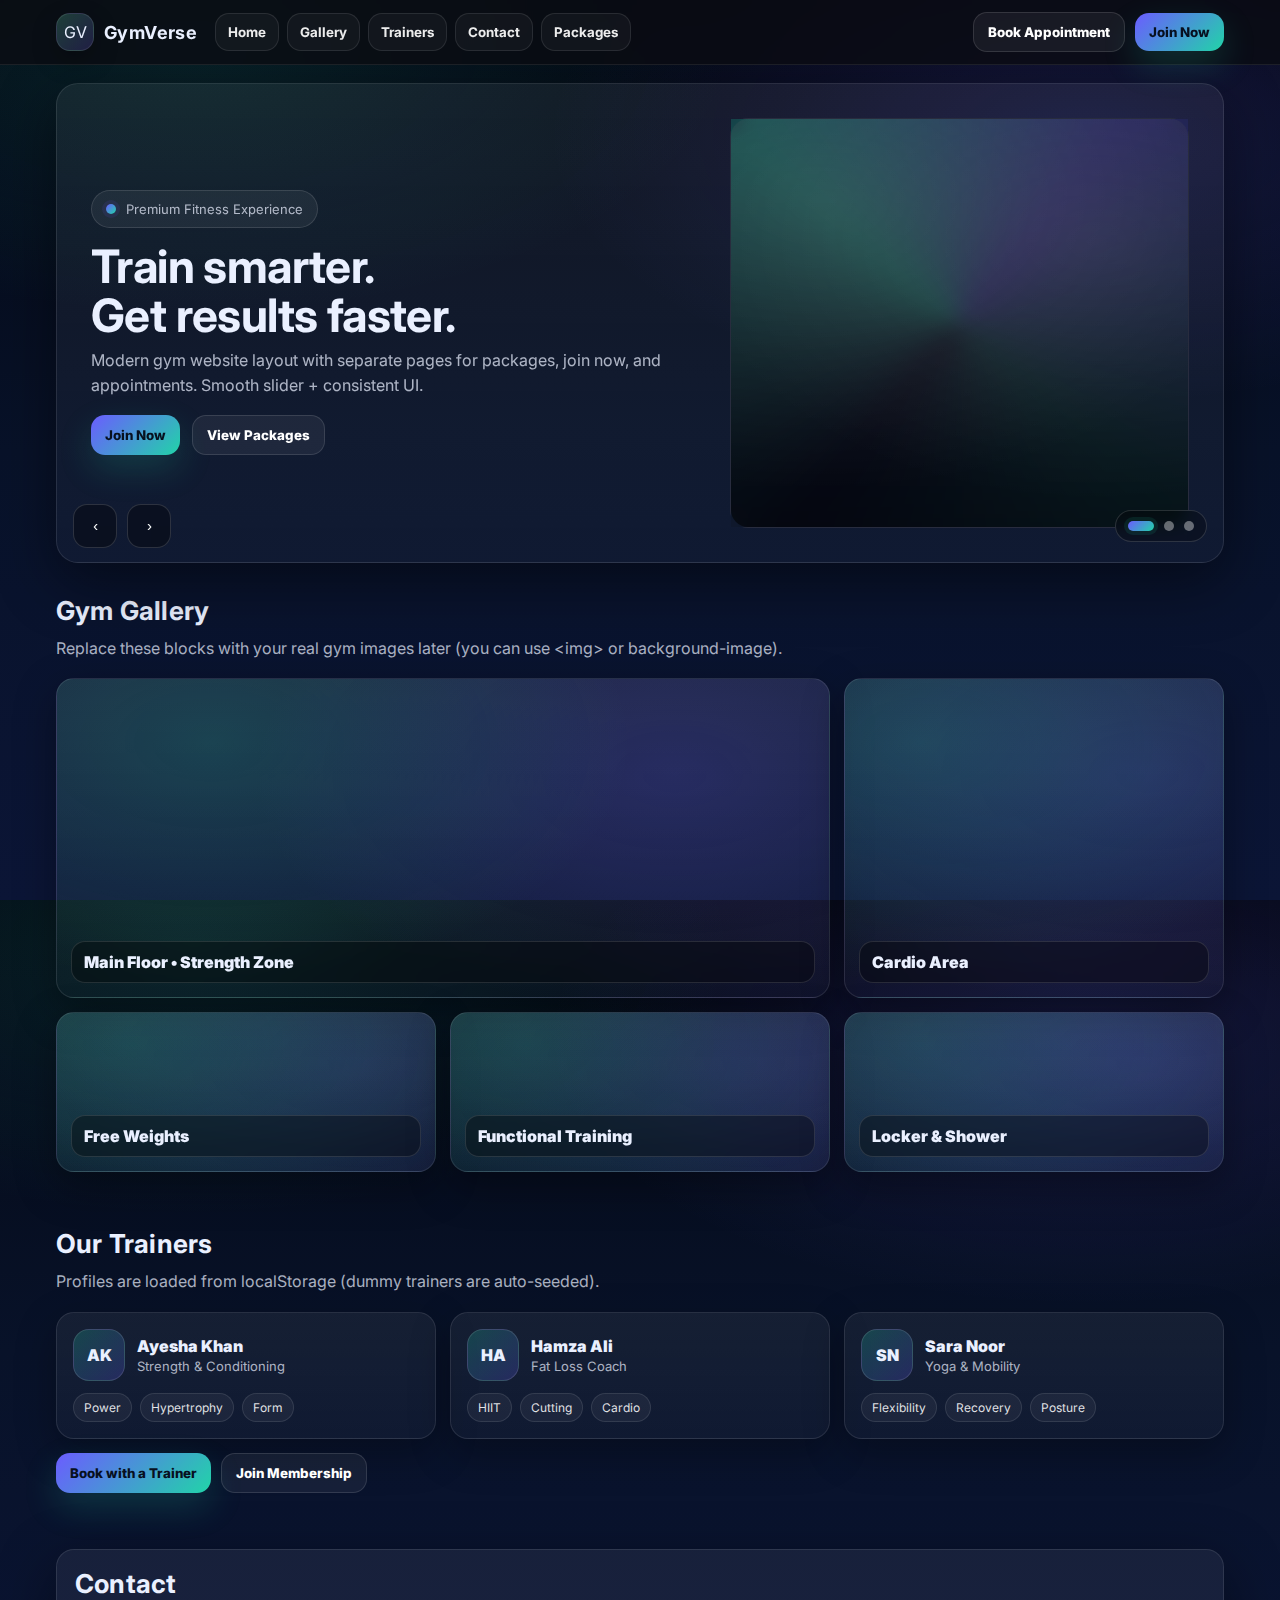
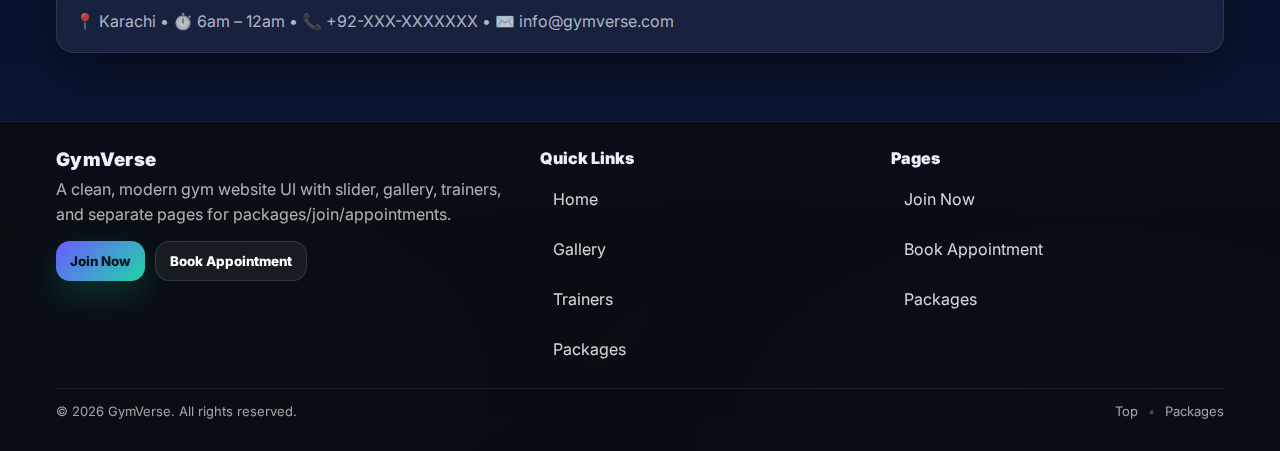
<file: index.html>
<!doctype html>
<html lang="en">
<head>
  <meta charset="UTF-8" />
  <meta name="viewport" content="width=device-width, initial-scale=1.0" />
  <title>GymVerse — Home</title>

  <link rel="preconnect" href="https://fonts.googleapis.com">
  <link rel="preconnect" href="https://fonts.gstatic.com" crossorigin>
  <link href="https://fonts.googleapis.com/css2?family=Inter:wght@400;600;700;800;900&display=swap" rel="stylesheet">


<link rel="stylesheet" href="css/home.css">

</head>
<body>

  <!-- Navbar -->
  <header class="gv-nav">
    <div class="gv-container">
      <div class="gv-nav-inner">
        <div class="gv-brand" onclick="goTo('index.html')">
          <div class="gv-logo">GV</div>
          <b>GymVerse</b>
        </div>

        <div class="gv-links">
          <button class="gv-link" onclick="goTo('#home')">Home</button>
          <button class="gv-link" onclick="goTo('#gallery')">Gallery</button>
          <button class="gv-link" onclick="goTo('#trainers')">Trainers</button>
          <button class="gv-link" onclick="goTo('#contact')">Contact</button>
          <button class="gv-link" onclick="goTo('packages.html')">Packages</button>
        </div>

        <div class="gv-actions">
          <button class="gv-btn" onclick="goTo('appointment.html')">Book Appointment</button>
          <button class="gv-btn gv-btn-primary" onclick="goTo('joinnow.html')">Join Now</button>
        </div>

        <button class="gv-btn gv-menu" id="gvMenuBtn">☰</button>
      </div>
    </div>

    <!-- Mobile dropdown -->
    <div class="gv-mobile" id="gvMobileMenu">
      <a href="#" onclick="goTo('#home');return false;">Home</a>
      <a href="#" onclick="goTo('#gallery');return false;">Gallery</a>
      <a href="#" onclick="goTo('#trainers');return false;">Trainers</a>
      <a href="#" onclick="goTo('#contact');return false;">Contact</a>
      <a href="packages.html">Packages</a>
      <a href="appointment.html">Book Appointment</a>
      <a class="primary" href="joinnow.html">Join Now</a>
    </div>
  </header>

  <!-- Hero / Slider -->
  <main id="home" class="gv-hero">
    <div class="gv-container">
      <div class="gv-slider" id="gvSlider">
        <div class="gv-track" id="gvTrack">

          <section class="gv-slide">
            <div class="gv-left">
              <div class="gv-badge"><span class="p"></span> Premium Fitness Experience</div>
              <h1 class="gv-hero-title">Train smarter.<br/>Get results faster.</h1>
              <p class="gv-hero-desc">
                Modern gym website layout with separate pages for packages, join now, and appointments.
                Smooth slider + consistent UI.
              </p>
              <div class="gv-hero-actions">
                <button class="gv-btn gv-btn-primary" onclick="goTo('joinnow.html')">Join Now</button>
                <button class="gv-btn" onclick="goTo('packages.html')">View Packages</button>
              </div>
            </div>
            <div class="gv-visual" aria-hidden="true"></div>
          </section>

          <section class="gv-slide">
            <div class="gv-left">
              <div class="gv-badge"><span class="p"></span> Coaching & Guidance</div>
              <h2 class="gv-hero-title">Your coach.<br/>Your plan.</h2>
              <p class="gv-hero-desc">
                Choose a trainer, book appointment, and track inquiries — all stored in localStorage.
              </p>
              <div class="gv-hero-actions">
                <button class="gv-btn gv-btn-primary" onclick="goTo('appointment.html')">Book Appointment</button>
                <button class="gv-btn" onclick="goTo('#trainers')">Meet Trainers</button>
              </div>
            </div>
            <div class="gv-visual" aria-hidden="true"></div>
          </section>

          <section class="gv-slide">
            <div class="gv-left">
              <div class="gv-badge"><span class="p"></span> Strong Community</div>
              <h2 class="gv-hero-title">Consistency<br/>beats motivation.</h2>
              <p class="gv-hero-desc">
                Add your real gym photos in the Gallery section (replace placeholders anytime).
              </p>
              <div class="gv-hero-actions">
                <button class="gv-btn gv-btn-primary" onclick="goTo('#gallery')">View Gallery</button>
                <button class="gv-btn" onclick="goTo('joinnow.html')">Start Today</button>
              </div>
            </div>
            <div class="gv-visual" aria-hidden="true"></div>
          </section>

        </div>

        <div class="gv-controls">
          <div class="gv-navbtns">
            <button class="gv-iconbtn" id="gvPrev" aria-label="Previous slide">‹</button>
            <button class="gv-iconbtn" id="gvNext" aria-label="Next slide">›</button>
          </div>
          <div class="gv-dots" id="gvDots" aria-label="Slider dots"></div>
        </div>

      </div>
    </div>
  </main>

  <!-- Gallery (Gym pictures section instead of packages) -->
  <section id="gallery" class="gv-section">
    <div class="gv-container">
      <h2 class="gv-section-title">Gym Gallery</h2>
      <p class="gv-section-sub">Replace these blocks with your real gym images later (you can use &lt;img&gt; or background-image).</p>

      <div class="gv-gallery">
        <div class="gv-photo gv-col-8 lg">
          <div class="cap">Main Floor • Strength Zone</div>
        </div>
        <div class="gv-photo gv-col-4 sm">
          <div class="cap">Cardio Area</div>
        </div>
        <div class="gv-photo gv-col-4 sm">
          <div class="cap">Free Weights</div>
        </div>
        <div class="gv-photo gv-col-4 sm">
          <div class="cap">Functional Training</div>
        </div>
        <div class="gv-photo gv-col-4 sm">
          <div class="cap">Locker & Shower</div>
        </div>
      </div>
    </div>
  </section>

  <!-- Trainers -->
  <section id="trainers" class="gv-section">
    <div class="gv-container">
      <h2 class="gv-section-title">Our Trainers</h2>
      <p class="gv-section-sub">Profiles are loaded from localStorage (dummy trainers are auto-seeded).</p>

      <div class="gv-trainers" id="trainersList"></div>

      <div style="margin-top:14px;display:flex;gap:10px;flex-wrap:wrap;">
        <button class="gv-btn gv-btn-primary" onclick="goTo('appointment.html')">Book with a Trainer</button>
        <button class="gv-btn" onclick="goTo('joinnow.html')">Join Membership</button>
      </div>
    </div>
  </section>

  <!-- Contact -->
  <section id="contact" class="gv-section">
    <div class="gv-container">
      <div class="gv-card" style="padding:18px;">
        <h2 class="gv-section-title" style="margin-top:0;">Contact</h2>
        <p class="gv-section-sub" style="margin-bottom:0;">
          📍 Karachi • ⏱️ 6am – 12am • 📞 +92-XXX-XXXXXXX • ✉️ info@gymverse.com
        </p>
      </div>
    </div>
  </section>

  <!-- Footer (full width) -->
  <footer class="gv-footer">
    <div class="gv-container">
      <div class="gv-footer-grid">
        <div>
          <h3 class="gv-foot-title">GymVerse</h3>
          <p class="gv-foot-text">A clean, modern gym website UI with slider, gallery, trainers, and separate pages for packages/join/appointments.</p>
          <div style="display:flex;gap:10px;flex-wrap:wrap;">
            <button class="gv-btn gv-btn-primary" onclick="goTo('joinnow.html')">Join Now</button>
            <button class="gv-btn" onclick="goTo('appointment.html')">Book Appointment</button>
          </div>
        </div>

        <div>
          <h4 class="gv-foot-heading">Quick Links</h4>
          <div class="gv-foot-links">
            <a href="#" onclick="goTo('#home');return false;">Home</a>
            <a href="#" onclick="goTo('#gallery');return false;">Gallery</a>
            <a href="#" onclick="goTo('#trainers');return false;">Trainers</a>
            <a href="packages.html">Packages</a>
          </div>
        </div>

        <div>
          <h4 class="gv-foot-heading">Pages</h4>
          <div class="gv-foot-links">
            <a href="joinnow.html">Join Now</a>
            <a href="appointment.html">Book Appointment</a>
            <a href="packages.html">Packages</a>
          </div>
        </div>
      </div>

      <div class="gv-foot-bottom">
        <div>© <span id="year"></span> GymVerse. All rights reserved.</div>
        <div style="display:flex;gap:10px;flex-wrap:wrap;">
          <a href="#" onclick="goTo('#home');return false;">Top</a>
          <span style="opacity:.4;">•</span>
          <a href="packages.html">Packages</a>
        </div>
      </div>
    </div>
  </footer>

  <script>
    document.getElementById("year").textContent = new Date().getFullYear();
  </script>

<script src="js/home.js"></script>

</body>
</html>
</file>
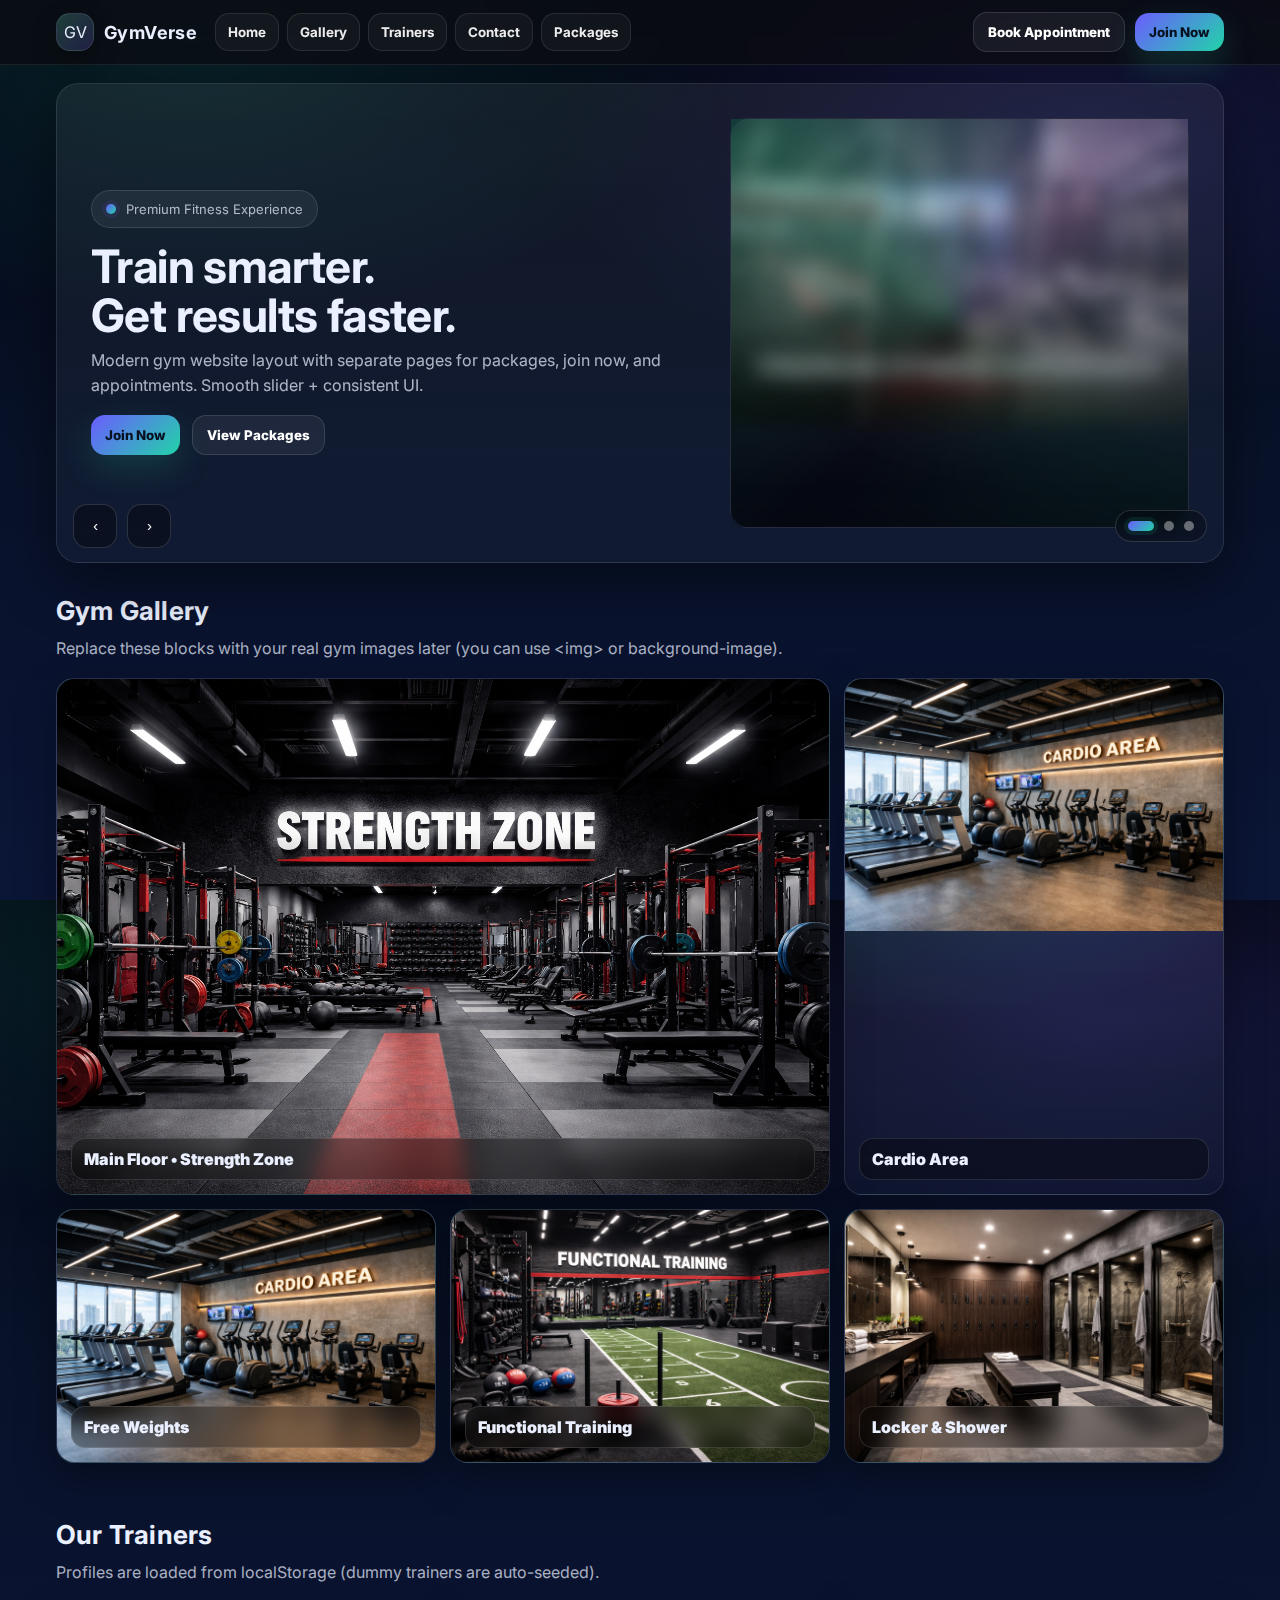
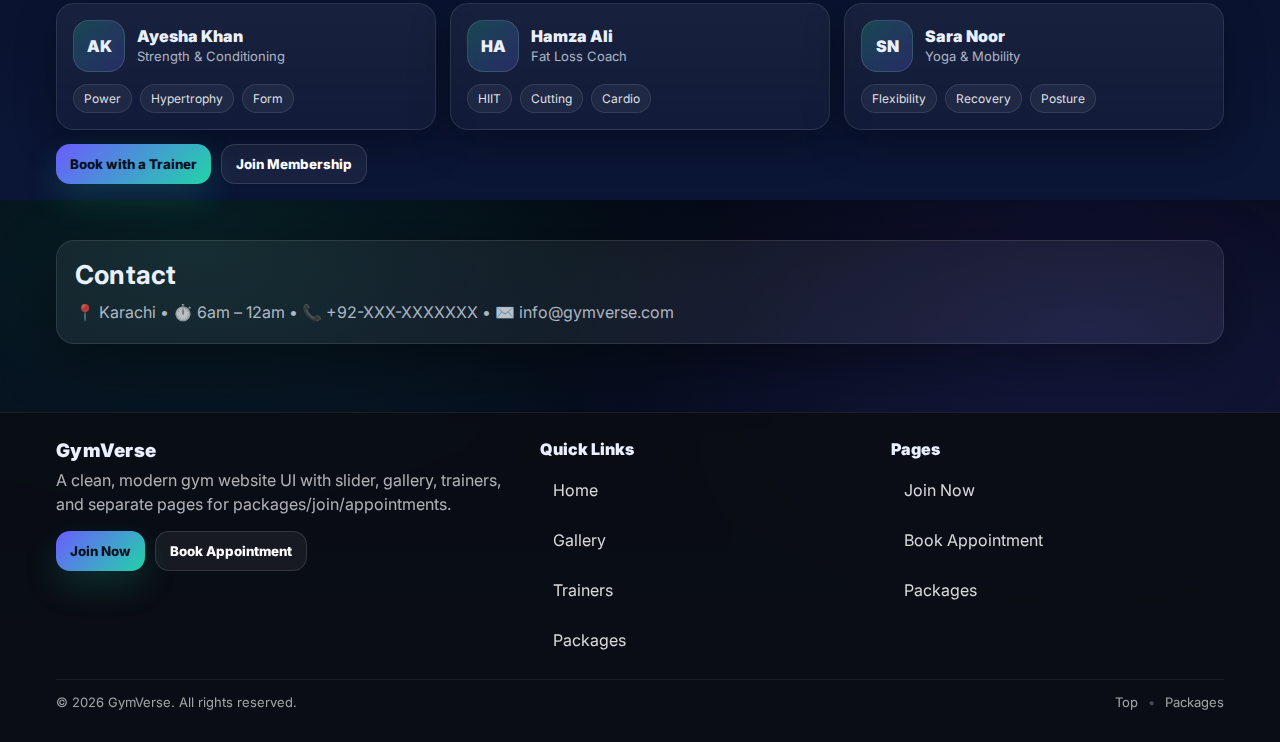
<file: html/index.html>
<!doctype html>
<html lang="en">
<head>
  <meta charset="UTF-8" />
  <meta name="viewport" content="width=device-width, initial-scale=1.0" />
  <title>GymVerse — Home</title>

  <link rel="preconnect" href="https://fonts.googleapis.com">
  <link rel="preconnect" href="https://fonts.gstatic.com" crossorigin>
  <link href="https://fonts.googleapis.com/css2?family=Inter:wght@400;600;700;800;900&display=swap" rel="stylesheet">


<link rel="stylesheet" href="../css/home.css">

</head>
<body>

  <!-- Navbar -->
  <header class="gv-nav">
    <div class="gv-container">
      <div class="gv-nav-inner">
        <div class="gv-brand" onclick="goTo('index.html')">
          <div class="gv-logo">GV</div>
          <b>GymVerse</b>
        </div>

        <div class="gv-links">
          <button class="gv-link" onclick="goTo('#home')">Home</button>
          <button class="gv-link" onclick="goTo('#gallery')">Gallery</button>
          <button class="gv-link" onclick="goTo('#trainers')">Trainers</button>
          <button class="gv-link" onclick="goTo('#contact')">Contact</button>
          <button class="gv-link" onclick="goTo('packages.html')">Packages</button>
        </div>

        <div class="gv-actions">
          <button class="gv-btn" onclick="goTo('appointment.html')">Book Appointment</button>
          <button class="gv-btn gv-btn-primary" onclick="goTo('joinnow.html')">Join Now</button>
        </div>

        <button class="gv-btn gv-menu" id="gvMenuBtn">☰</button>
      </div>
    </div>

    <!-- Mobile dropdown -->
    <div class="gv-mobile" id="gvMobileMenu">
      <a href="#" onclick="goTo('#home');return false;">Home</a>
      <a href="#" onclick="goTo('#gallery');return false;">Gallery</a>
      <a href="#" onclick="goTo('#trainers');return false;">Trainers</a>
      <a href="#" onclick="goTo('#contact');return false;">Contact</a>
      <a href="packages.html">Packages</a>
      <a href="appointment.html">Book Appointment</a>
      <a class="primary" href="joinnow.html">Join Now</a>
    </div>
  </header>

  <!-- Hero / Slider -->
  <main id="home" class="gv-hero">
    <div class="gv-container">
      <div class="gv-slider" id="gvSlider">
        <div class="gv-track" id="gvTrack">

          <!-- Slide 1 -->
<section class="gv-slide">
  <div class="gv-left">
    <div class="gv-badge"><span class="p"></span> Premium Fitness Experience</div>
    <h1 class="gv-hero-title">Train smarter.<br/>Get results faster.</h1>
    <p class="gv-hero-desc">
      Modern gym website layout with separate pages for packages, join now, and appointments.
      Smooth slider + consistent UI.
    </p>
    <div class="gv-hero-actions">
      <button class="gv-btn gv-btn-primary" onclick="goTo('joinnow.html')">Join Now</button>
      <button class="gv-btn" onclick="goTo('packages.html')">View Packages</button>
    </div>
  </div>

  <div class="gv-visual" aria-hidden="true">
    <img class="gv-visual-img" src="../images/prem_fit_exp.png" alt="Strength Zone">
  </div>
</section>

<!-- Slide 2 -->
<section class="gv-slide">
  <div class="gv-left">
    <div class="gv-badge"><span class="p"></span> Coaching & Guidance</div>
    <h2 class="gv-hero-title">Your coach.<br/>Your plan.</h2>
    <p class="gv-hero-desc">
      Choose a trainer, book appointment, and track inquiries — all stored in localStorage.
    </p>
    <div class="gv-hero-actions">
      <button class="gv-btn gv-btn-primary" onclick="goTo('appointment.html')">Book Appointment</button>
      <button class="gv-btn" onclick="goTo('#trainers')">Meet Trainers</button>
    </div>
  </div>

  <div class="gv-visual" aria-hidden="true">
    <img class="gv-visual-img" src="../images/coaching_guidance.png" alt="Functional Training">
  </div>
</section>

<!-- Slide 3 -->
<section class="gv-slide">
  <div class="gv-left">
    <div class="gv-badge"><span class="p"></span> Strong Community</div>
    <h2 class="gv-hero-title">Consistency<br/>beats motivation.</h2>
    <p class="gv-hero-desc">
      Add your real gym photos in the Gallery section (replace placeholders anytime).
    </p>
    <div class="gv-hero-actions">
      <button class="gv-btn gv-btn-primary" onclick="goTo('#gallery')">View Gallery</button>
      <button class="gv-btn" onclick="goTo('joinnow.html')">Start Today</button>
    </div>
  </div>

  <div class="gv-visual" aria-hidden="true">
    <img class="gv-visual-img" src="../images/strong_comunity.png" alt="Cardio Area">
  </div>
</section>
>

        </div>

        <div class="gv-controls">
          <div class="gv-navbtns">
            <button class="gv-iconbtn" id="gvPrev" aria-label="Previous slide">‹</button>
            <button class="gv-iconbtn" id="gvNext" aria-label="Next slide">›</button>
          </div>
          <div class="gv-dots" id="gvDots" aria-label="Slider dots"></div>
        </div>

      </div>
    </div>
  </main>

  <!-- Gallery (Gym pictures section instead of packages) -->
  <section id="gallery" class="gv-section">
    <div class="gv-container">
      <h2 class="gv-section-title">Gym Gallery</h2>
      <p class="gv-section-sub">Replace these blocks with your real gym images later (you can use &lt;img&gt; or background-image).</p>

     
    <div class="gv-gallery">

      <div class="gv-photo gv-col-8 lg">
        <img class="gv-photo-img" src="../images/strength_zone.png" alt="Main Floor Strength Zone">
        <div class="cap">Main Floor • Strength Zone</div>
      </div>

      <div class="gv-photo gv-col-4 sm">
        <img class="gv-photo-img" src="../images/cardio_area.png" alt="Cardio Area">
        <div class="cap">Cardio Area</div>
      </div>

      <div class="gv-photo gv-col-4 sm">
        <img class="gv-photo-img" src="../images/cardio_area.png" alt="Free Weights">
        <div class="cap">Free Weights</div>
      </div>

      <div class="gv-photo gv-col-4 sm">
        <img class="gv-photo-img" src="../images/functional_training.png" alt="Functional Training">
        <div class="cap">Functional Training</div>
      </div>

      <div class="gv-photo gv-col-4 sm">
        <img class="gv-photo-img" src="../images/locker_shower.png" alt="Locker and Shower">
        <div class="cap">Locker & Shower</div>
      </div>

    </div>
  </div>
</section>


  <!-- Trainers -->
  <section id="trainers" class="gv-section">
    <div class="gv-container">
      <h2 class="gv-section-title">Our Trainers</h2>
      <p class="gv-section-sub">Profiles are loaded from localStorage (dummy trainers are auto-seeded).</p>

      <div class="gv-trainers" id="trainersList"></div>

      <div style="margin-top:14px;display:flex;gap:10px;flex-wrap:wrap;">
        <button class="gv-btn gv-btn-primary" onclick="goTo('appointment.html')">Book with a Trainer</button>
        <button class="gv-btn" onclick="goTo('joinnow.html')">Join Membership</button>
      </div>
    </div>
  </section>

  <!-- Contact -->
  <section id="contact" class="gv-section">
    <div class="gv-container">
      <div class="gv-card" style="padding:18px;">
        <h2 class="gv-section-title" style="margin-top:0;">Contact</h2>
        <p class="gv-section-sub" style="margin-bottom:0;">
          📍 Karachi • ⏱️ 6am – 12am • 📞 +92-XXX-XXXXXXX • ✉️ info@gymverse.com
        </p>
      </div>
    </div>
  </section>

  <!-- Footer (full width) -->
  <footer class="gv-footer">
    <div class="gv-container">
      <div class="gv-footer-grid">
        <div>
          <h3 class="gv-foot-title">GymVerse</h3>
          <p class="gv-foot-text">A clean, modern gym website UI with slider, gallery, trainers, and separate pages for packages/join/appointments.</p>
          <div style="display:flex;gap:10px;flex-wrap:wrap;">
            <button class="gv-btn gv-btn-primary" onclick="goTo('joinnow.html')">Join Now</button>
            <button class="gv-btn" onclick="goTo('appointment.html')">Book Appointment</button>
          </div>
        </div>

        <div>
          <h4 class="gv-foot-heading">Quick Links</h4>
          <div class="gv-foot-links">
            <a href="#" onclick="goTo('#home');return false;">Home</a>
            <a href="#" onclick="goTo('#gallery');return false;">Gallery</a>
            <a href="#" onclick="goTo('#trainers');return false;">Trainers</a>
            <a href="packages.html">Packages</a>
          </div>
        </div>

        <div>
          <h4 class="gv-foot-heading">Pages</h4>
          <div class="gv-foot-links">
            <a href="joinnow.html">Join Now</a>
            <a href="appointment.html">Book Appointment</a>
            <a href="packages.html">Packages</a>
          </div>
        </div>
      </div>

      <div class="gv-foot-bottom">
        <div>© <span id="year"></span> GymVerse. All rights reserved.</div>
        <div style="display:flex;gap:10px;flex-wrap:wrap;">
          <a href="#" onclick="goTo('#home');return false;">Top</a>
          <span style="opacity:.4;">•</span>
          <a href="packages.html">Packages</a>
        </div>
      </div>
    </div>
  </footer>

  <script>
    document.getElementById("year").textContent = new Date().getFullYear();
  </script>

<script src="../js/app.js"></script>

</body>
</html>
</file>
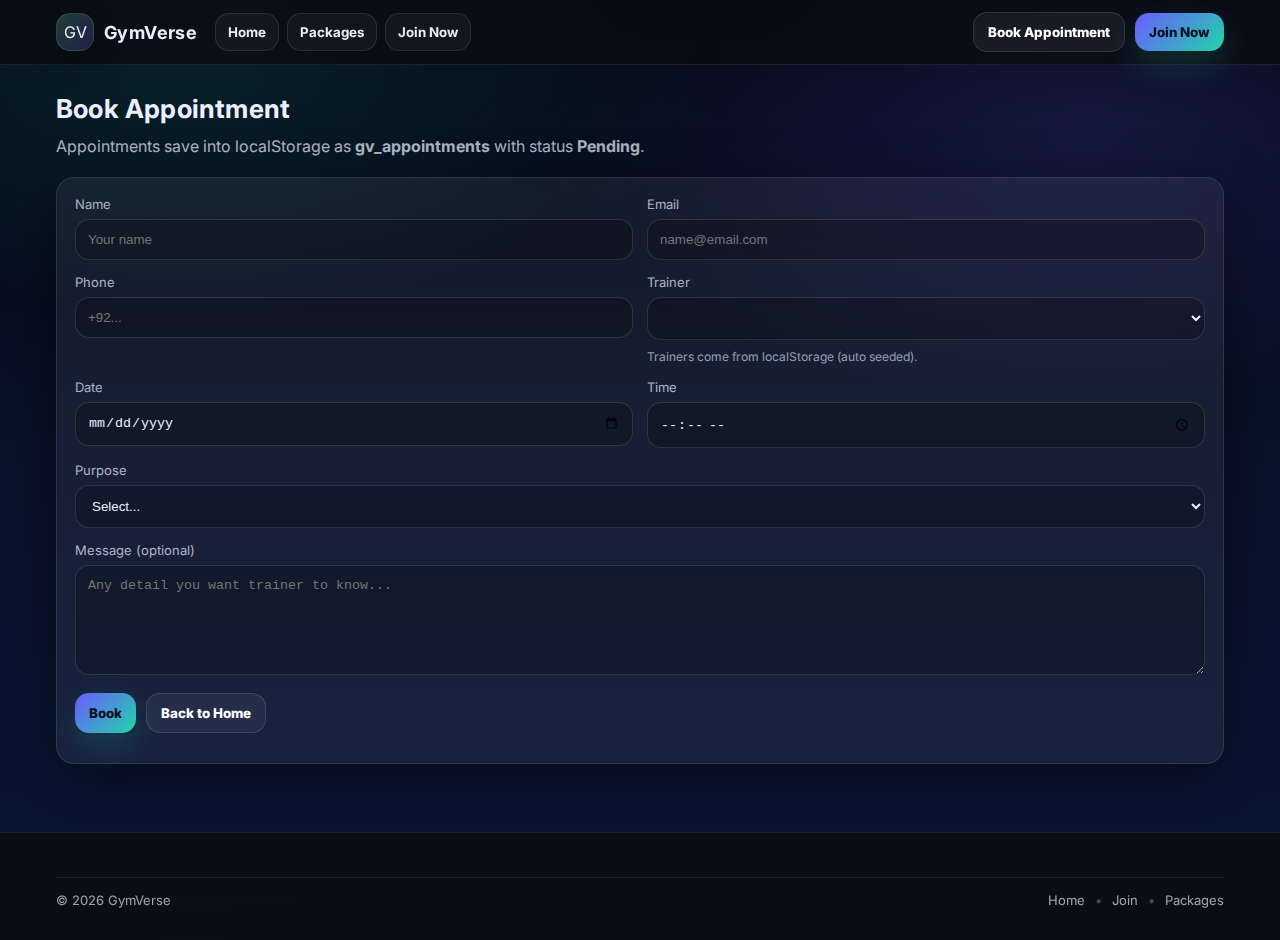
<file: html/appointment.html>
<!doctype html>
<html lang="en">
<head>
  <meta charset="UTF-8" />
  <meta name="viewport" content="width=device-width, initial-scale=1.0" />
  <title>GymVerse — Appointment</title>

  <link rel="preconnect" href="https://fonts.googleapis.com">
  <link rel="preconnect" href="https://fonts.gstatic.com" crossorigin>
  <link href="https://fonts.googleapis.com/css2?family=Inter:wght@400;600;700;800;900&display=swap" rel="stylesheet">

  <link rel="stylesheet" href="../css/home.css">
<link rel="stylesheet" href="../css/appointments.css">
</head>
<body>

  <!-- Navbar -->
  <header class="gv-nav">
    <div class="gv-container">
      <div class="gv-nav-inner">
        <div class="gv-brand" onclick="goTo('index.html')">
          <div class="gv-logo">GV</div>
          <b>GymVerse</b>
        </div>

        <div class="gv-links">
          <button class="gv-link" onclick="goTo('index.html')">Home</button>
          <button class="gv-link" onclick="goTo('packages.html')">Packages</button>
          <button class="gv-link" onclick="goTo('joinnow.html')">Join Now</button>
        </div>

        <div class="gv-actions">
          <button class="gv-btn" onclick="goTo('appointment.html')">Book Appointment</button>
          <button class="gv-btn gv-btn-primary" onclick="goTo('joinnow.html')">Join Now</button>
        </div>

        <button class="gv-btn gv-menu" id="gvMenuBtn">☰</button>
      </div>
    </div>

    <div class="gv-mobile" id="gvMobileMenu">
      <a href="index.html">Home</a>
      <a href="packages.html">Packages</a>
      <a href="joinnow.html">Join Now</a>
      <a class="primary" href="appointment.html">Book Appointment</a>
    </div>
  </header>

  <main class="gv-section">
    <div class="gv-container">
      <h1 class="gv-section-title">Book Appointment</h1>
      <p class="gv-section-sub">Appointments save into localStorage as <b>gv_appointments</b> with status <b>Pending</b>.</p>

      <div class="gv-card">
        <form class="gv-form" id="apptForm">
          <div class="gv-grid cols-2">
            <div class="gv-field">
              <label>Name</label>
              <input id="aName" type="text" placeholder="Your name" />
            </div>

            <div class="gv-field">
              <label>Email</label>
              <input id="aEmail" type="email" placeholder="name@email.com" />
            </div>

            <div class="gv-field">
              <label>Phone</label>
              <input id="aPhone" type="tel" placeholder="+92..." />
            </div>

            <div class="gv-field">
              <label>Trainer</label>
              <select id="trainerSelect"></select>
              <div class="gv-help">Trainers come from localStorage (auto seeded).</div>
            </div>

            <div class="gv-field">
              <label>Date</label>
              <input id="aDate" type="date" />
            </div>

            <div class="gv-field">
              <label>Time</label>
              <input id="aTime" type="time" />
            </div>

            <div class="gv-field" style="grid-column:1/-1;">
              <label>Purpose</label>
              <select id="aPurpose">
                <option value="">Select...</option>
                <option>Weight Loss</option>
                <option>Muscle Gain</option>
                <option>Strength</option>
                <option>Yoga / Mobility</option>
                <option>General Fitness</option>
              </select>
            </div>
          </div>

          <div class="gv-field" style="margin-top:14px;">
            <label>Message (optional)</label>
            <textarea id="aMessage" placeholder="Any detail you want trainer to know..."></textarea>
          </div>

          <div style="display:flex;gap:10px;flex-wrap:wrap;margin-top:14px;">
            <button class="gv-btn gv-btn-primary" type="submit">Book</button>
            <button class="gv-btn" type="button" onclick="goTo('index.html')">Back to Home</button>
          </div>

          <div id="apptMsg" class="gv-help" style="margin-top:12px;"></div>
        </form>
      </div>
    </div>
  </main>

  <!-- Footer -->
  <footer class="gv-footer">
    <div class="gv-container">
      <div class="gv-foot-bottom">
        <div>© <span id="year"></span> GymVerse</div>
        <div style="display:flex;gap:10px;flex-wrap:wrap;">
          <a href="index.html">Home</a>
          <span style="opacity:.4;">•</span>
          <a href="joinnow.html">Join</a>
          <span style="opacity:.4;">•</span>
          <a href="packages.html">Packages</a>
        </div>
      </div>
    </div>
  </footer>

  <script>document.getElementById("year").textContent = new Date().getFullYear();</script>
 <script src="../js/appointment.js"></script>


</body>
</html>
</file>
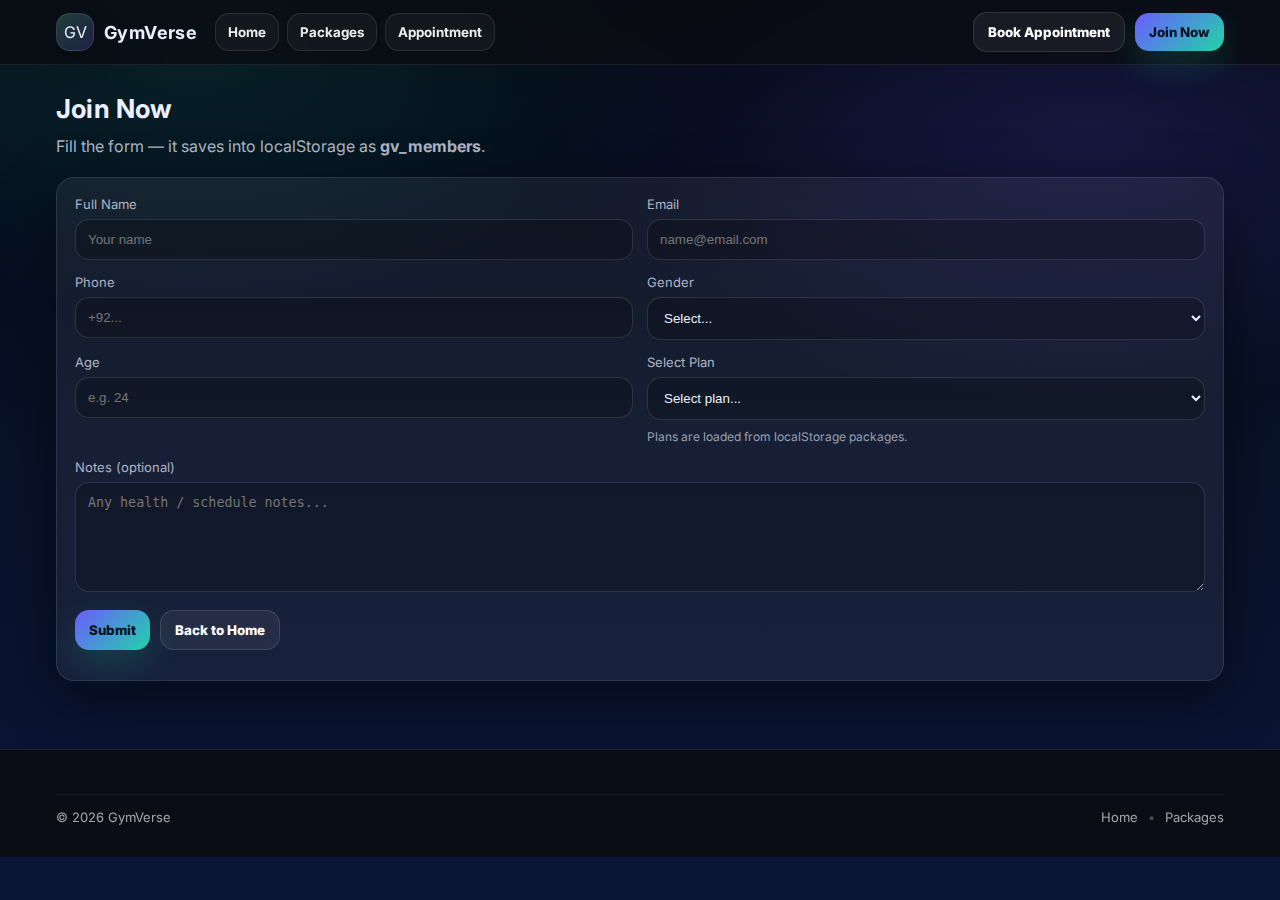
<file: html/joinnow.html>
<!doctype html>
<html lang="en">
<head>
  <meta charset="UTF-8" />
  <meta name="viewport" content="width=device-width, initial-scale=1.0" />
  <title>GymVerse — Join Now</title>

  <link rel="preconnect" href="https://fonts.googleapis.com">
  <link rel="preconnect" href="https://fonts.gstatic.com" crossorigin>
  <link href="https://fonts.googleapis.com/css2?family=Inter:wght@400;600;700;800;900&display=swap" rel="stylesheet">

 <link rel="stylesheet" href="../css/home.css">
<link rel="stylesheet" href="../css/joinnow.css">

</head>
<body>

  <!-- Navbar -->
  <header class="gv-nav">
    <div class="gv-container">
      <div class="gv-nav-inner">
        <div class="gv-brand" onclick="goTo('index.html')">
          <div class="gv-logo">GV</div>
          <b>GymVerse</b>
        </div>

        <div class="gv-links">
          <button class="gv-link" onclick="goTo('index.html')">Home</button>
          <button class="gv-link" onclick="goTo('packages.html')">Packages</button>
          <button class="gv-link" onclick="goTo('appointment.html')">Appointment</button>
        </div>

        <div class="gv-actions">
          <button class="gv-btn" onclick="goTo('appointment.html')">Book Appointment</button>
          <button class="gv-btn gv-btn-primary" onclick="goTo('joinnow.html')">Join Now</button>
        </div>

        <button class="gv-btn gv-menu" id="gvMenuBtn">☰</button>
      </div>
    </div>

    <div class="gv-mobile" id="gvMobileMenu">
      <a href="index.html">Home</a>
      <a href="packages.html">Packages</a>
      <a href="appointment.html">Book Appointment</a>
      <a class="primary" href="joinnow.html">Join Now</a>
    </div>
  </header>

  <main class="gv-section">
    <div class="gv-container">
      <h1 class="gv-section-title">Join Now</h1>
      <p class="gv-section-sub">Fill the form — it saves into localStorage as <b>gv_members</b>.</p>

      <div class="gv-card">
        <form class="gv-form" id="joinForm">
          <div class="gv-grid cols-2">
            <div class="gv-field">
              <label>Full Name</label>
              <input id="fullName" type="text" placeholder="Your name" />
            </div>

            <div class="gv-field">
              <label>Email</label>
              <input id="email" type="email" placeholder="name@email.com" />
            </div>

            <div class="gv-field">
              <label>Phone</label>
              <input id="phone" type="tel" placeholder="+92..." />
            </div>

            <div class="gv-field">
              <label>Gender</label>
              <select id="gender">
                <option value="">Select...</option>
                <option>Male</option>
                <option>Female</option>
                <option>Other</option>
              </select>
            </div>

            <div class="gv-field">
              <label>Age</label>
              <input id="age" type="number" min="10" max="80" placeholder="e.g. 24" />
            </div>

            <div class="gv-field">
              <label>Select Plan</label>
              <select id="planSelect"></select>
              <div class="gv-help">Plans are loaded from localStorage packages.</div>
            </div>
          </div>

          <div class="gv-field" style="margin-top:14px;">
            <label>Notes (optional)</label>
            <textarea id="notes" placeholder="Any health / schedule notes..."></textarea>
          </div>

          <div style="display:flex;gap:10px;flex-wrap:wrap;margin-top:14px;">
            <button class="gv-btn gv-btn-primary" type="submit">Submit</button>
            <button class="gv-btn" type="button" onclick="goTo('index.html')">Back to Home</button>
          </div>

          <div id="joinMsg" class="gv-help" style="margin-top:12px;"></div>
        </form>
      </div>
    </div>
  </main>

  <!-- Footer -->
  <footer class="gv-footer">
    <div class="gv-container">
      <div class="gv-foot-bottom">
        <div>© <span id="year"></span> GymVerse</div>
        <div style="display:flex;gap:10px;flex-wrap:wrap;">
          <a href="index.html">Home</a>
          <span style="opacity:.4;">•</span>
          <a href="packages.html">Packages</a>
        </div>
      </div>
    </div>
  </footer>

  <script>document.getElementById("year").textContent = new Date().getFullYear();</script>

<script src="../js/app.js"></script>

</body>
</html>
</file>
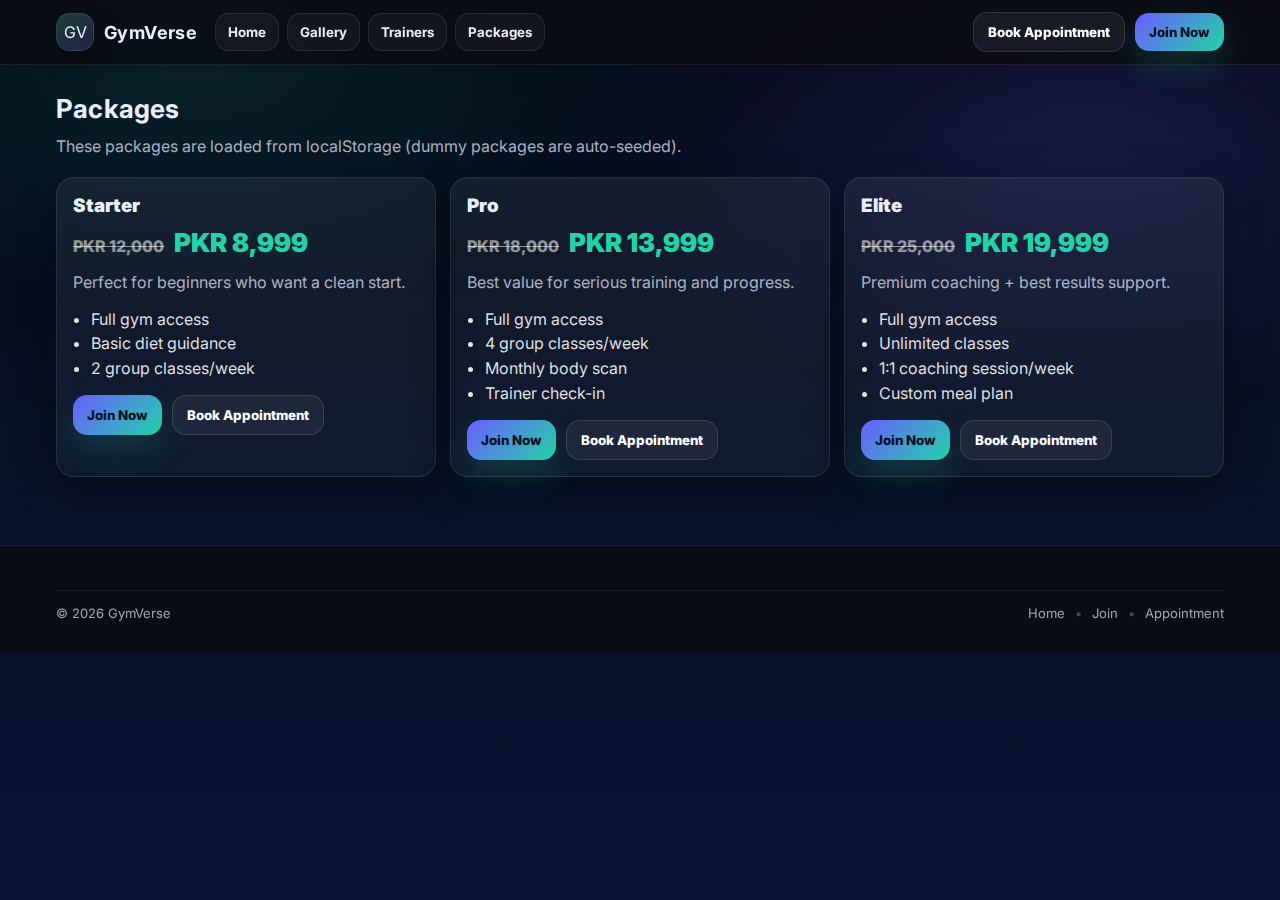
<file: html/packages.html>
<!doctype html>
<html lang="en">
<head>
  <meta charset="UTF-8" />
  <meta name="viewport" content="width=device-width, initial-scale=1.0" />
  <title>GymVerse — Packages</title>

  <link rel="preconnect" href="https://fonts.googleapis.com">
  <link rel="preconnect" href="https://fonts.gstatic.com" crossorigin>
  <link href="https://fonts.googleapis.com/css2?family=Inter:wght@400;600;700;800;900&display=swap" rel="stylesheet">

<link rel="stylesheet" href="../css/home.css">
<link rel="stylesheet" href="../css/packages.css">

</head>
<body>

  <!-- Navbar -->
  <header class="gv-nav">
    <div class="gv-container">
      <div class="gv-nav-inner">
        <div class="gv-brand" onclick="goTo('index.html')">
          <div class="gv-logo">GV</div>
          <b>GymVerse</b>
        </div>

        <div class="gv-links">
          <button class="gv-link" onclick="goTo('index.html#home')">Home</button>
          <button class="gv-link" onclick="goTo('index.html#gallery')">Gallery</button>
          <button class="gv-link" onclick="goTo('index.html#trainers')">Trainers</button>
          <button class="gv-link" onclick="goTo('packages.html')">Packages</button>
        </div>

        <div class="gv-actions">
          <button class="gv-btn" onclick="goTo('appointment.html')">Book Appointment</button>
          <button class="gv-btn gv-btn-primary" onclick="goTo('joinnow.html')">Join Now</button>
        </div>

        <button class="gv-btn gv-menu" id="gvMenuBtn">☰</button>
      </div>
    </div>

    <div class="gv-mobile" id="gvMobileMenu">
      <a href="index.html">Home</a>
      <a href="index.html#gallery">Gallery</a>
      <a href="index.html#trainers">Trainers</a>
      <a href="packages.html">Packages</a>
      <a href="appointment.html">Book Appointment</a>
      <a class="primary" href="joinnow.html">Join Now</a>
    </div>
  </header>

  <main class="gv-section">
    <div class="gv-container">
      <h1 class="gv-section-title">Packages</h1>
      <p class="gv-section-sub">These packages are loaded from localStorage (dummy packages are auto-seeded).</p>

      <div class="gv-packages" id="packagesList"></div>
    </div>
  </main>

  <!-- Footer -->
  <footer class="gv-footer">
    <div class="gv-container">
      <div class="gv-foot-bottom">
        <div>© <span id="year"></span> GymVerse</div>
        <div style="display:flex;gap:10px;flex-wrap:wrap;">
          <a href="index.html">Home</a>
          <span style="opacity:.4;">•</span>
          <a href="joinnow.html">Join</a>
          <span style="opacity:.4;">•</span>
          <a href="appointment.html">Appointment</a>
        </div>
      </div>
    </div>
  </footer>

  <script>document.getElementById("year").textContent = new Date().getFullYear();</script>
  <script src="../js/app.js"></script>

</body>
</html>
</file>
<file: css/home.css>
/* =========================
   Home Page Styles
   ========================= */
/* =========================
   GymVerse — Common UI (Shared)
   ========================= */

:root{
  --bg0:#050816;
  --bg1:#070b1f;
  --card: rgba(255,255,255,.06);
  --card2: rgba(255,255,255,.04);
  --stroke: rgba(255,255,255,.10);

  --text:#eaf0ff;
  --muted: rgba(234,240,255,.72);

  --brand1:#6B5CFF;
  --brand2:#21D4A8;

  --danger:#ef4444;
  --ok:#22c55e;

  --radius:18px;
  --shadow: 0 18px 60px rgba(0,0,0,.45);
}

/* Base */
*{ box-sizing: border-box; }
html,body{ height: 100%; }
body{
  margin:0;
  font-family: Inter, system-ui, -apple-system, Segoe UI, Roboto, Arial, sans-serif;
  color: var(--text);
  background:
    radial-gradient(900px 450px at 15% 5%, rgba(33,212,168,.12), transparent 60%),
    radial-gradient(900px 450px at 85% 15%, rgba(107,92,255,.16), transparent 60%),
    linear-gradient(180deg, #030712, #081229, #0b1536);
}

a{ color: inherit; text-decoration: none; }
img{ max-width:100%; display:block; }
button{ font-family: inherit; }

/* Layout */
.gv-container{
  max-width: 1200px;
  margin: 0 auto;
  padding: 0 16px;
}
.gv-section{
  padding: 28px 0;
}
.gv-section-title{
  font-size: 26px;
  margin: 0 0 10px;
  letter-spacing: .2px;
}
.gv-section-sub{
  color: var(--muted);
  margin: 0 0 18px;
  line-height: 1.55;
}

/* Cards */
.gv-card{
  background: var(--card);
  border: 1px solid var(--stroke);
  border-radius: var(--radius);
  box-shadow: var(--shadow);
}

/* Buttons */
.gv-btn{
  border: 1px solid rgba(255,255,255,.12);
  background: rgba(255,255,255,.06);
  color: #fff;
  padding: 11px 14px;
  border-radius: 14px;
  cursor: pointer;
  font-weight: 800;
  transition: .2s ease;
}
.gv-btn:hover{
  transform: translateY(-1px);
  background: rgba(255,255,255,.10);
}
.gv-btn:active{ transform: translateY(0); }

.gv-btn-primary{
  border: none;
  color: #07101f;
  background: linear-gradient(135deg, var(--brand1), var(--brand2));
  box-shadow: 0 14px 34px rgba(33, 212, 168, 0.18);
}
.gv-btn-primary:hover{ filter: brightness(1.05); }

/* Inputs (Unified — no randomness) */
.gv-form{
  padding: 18px;
}
.gv-grid{
  display:grid;
  gap: 14px;
}
@media (min-width: 900px){
  .gv-grid.cols-2{ grid-template-columns: 1fr 1fr; }
  .gv-grid.cols-3{ grid-template-columns: repeat(3,1fr); }
}

.gv-field label{
  display:block;
  font-size: 13px;
  color: var(--muted);
  margin-bottom: 7px;
}
.gv-field input,
.gv-field select,
.gv-field textarea{
  width:100%;
  padding: 12px 12px;
  border-radius: 14px;
  border: 1px solid rgba(255,255,255,.12);
  background: rgba(0,0,0,.22);
  color: var(--text);
  outline: none;
  transition: .2s ease;
}
.gv-field textarea{ min-height: 110px; resize: vertical; }
.gv-field input:focus,
.gv-field select:focus,
.gv-field textarea:focus{
  border-color: rgba(33,212,168,.45);
  box-shadow: 0 0 0 4px rgba(33,212,168,.10);
}

.gv-help{
  font-size: 12px;
  color: rgba(234,240,255,.62);
  margin-top: 8px;
  line-height: 1.45;
}
.gv-error{
  margin-top: 6px;
  font-size: 12px;
  color: var(--danger);
}

/* =========================
   Navbar (Clean)
   ========================= */
.gv-nav{
  position: sticky;
  top: 0;
  z-index: 999;
  background: rgba(10, 12, 18, 0.78);
  backdrop-filter: blur(12px);
  border-bottom: 1px solid rgba(255,255,255,0.08);
}
.gv-nav-inner{
  height: 64px;
  display:flex;
  align-items:center;
  gap: 12px;
}
.gv-brand{
  display:flex;
  align-items:center;
  gap: 10px;
  user-select:none;
}
.gv-logo{
  width: 38px;
  height: 38px;
  border-radius: 14px;
  display:grid;
  place-items:center;
  background: linear-gradient(135deg, rgba(104,240,190,.22), rgba(125,95,255,.20));
  border: 1px solid rgba(255,255,255,.10);
  box-shadow: 0 10px 24px rgba(0,0,0,.25);
}
.gv-brand b{
  font-size: 18px;
  letter-spacing: .4px;
}

.gv-links{
  margin-left: 6px;
  display:flex;
  align-items:center;
  gap: 8px;
  flex:1;
}
.gv-link{
  padding: 10px 12px;
  border-radius: 14px;
  border: 1px solid rgba(255,255,255,.10);
  background: rgba(255,255,255,.04);
  color: rgba(255,255,255,.92);
  font-weight: 700;
  cursor: pointer;
  transition: .2s ease;
}
.gv-link:hover{
  background: rgba(255,255,255,.10);
  transform: translateY(-1px);
}

.gv-actions{
  display:flex;
  align-items:center;
  gap: 10px;
}

/* Mobile menu */
.gv-menu{
  display:none;
  margin-left:auto;
}
.gv-mobile{
  display:none;
  padding: 0 16px 14px;
}
.gv-mobile.open{ display:block; }
.gv-mobile a{
  display:block;
  padding: 12px 14px;
  margin-top: 8px;
  border-radius: 14px;
  border: 1px solid rgba(255,255,255,.10);
  background: rgba(255,255,255,.06);
  font-weight: 800;
}
.gv-mobile a:hover{ background: rgba(255,255,255,.10); }
.gv-mobile a.primary{
  background: linear-gradient(135deg, var(--brand1), var(--brand2));
  border: none;
  color:#07101f;
}
@media (max-width: 900px){
  .gv-links, .gv-actions{ display:none; }
  .gv-menu{ display:inline-flex; }
}

/* =========================
   Footer (FULL WIDTH, touches edges)
   ========================= */
.gv-footer{
  margin-top: 40px;
  width:100%;
  background: rgba(10, 12, 18, 0.88);
  backdrop-filter: blur(12px);
  border-top: 1px solid rgba(255,255,255,0.08);
}
.gv-footer .gv-container{
  padding-top: 26px;
  padding-bottom: 14px;
}
.gv-footer-grid{
  display:grid;
  gap: 18px;
  grid-template-columns: 1.4fr 1fr 1fr;
}
@media (max-width: 900px){
  .gv-footer-grid{ grid-template-columns: 1fr; }
}
.gv-foot-title{
  font-weight: 1000;
  letter-spacing: .3px;
  margin: 0 0 6px;
}
.gv-foot-text{
  color: rgba(255,255,255,.68);
  line-height: 1.55;
  margin: 0 0 14px;
}
.gv-foot-heading{
  font-weight: 1000;
  margin: 0 0 10px;
}
.gv-foot-links{
  display:grid;
  gap: 8px;
}
.gv-foot-links a{
  padding: 10px 12px;
  border-radius: 14px;
  border: 1px solid transparent;
  background: transparent;
  color: rgba(255,255,255,.84);
  transition: .2s ease;
}
.gv-foot-links a:hover{
  border-color: rgba(255,255,255,.10);
  background: rgba(255,255,255,.06);
  transform: translateY(-1px);
  color: #fff;
}

.gv-foot-bottom{
  border-top: 1px solid rgba(255,255,255,0.08);
  margin-top: 18px;
  padding: 14px 0 18px;
  display:flex;
  align-items:center;
  justify-content:space-between;
  gap: 10px;
  flex-wrap: wrap;
  color: rgba(255,255,255,.62);
  font-size: 13px;
}

/* Reduce motion */
@media (prefers-reduced-motion: reduce){
  .gv-visual::before{ animation:none; }
}

/* Hero Slider */
.gv-hero{
  padding: 18px 0 4px;
}
.gv-slider{
  border-radius: 22px;
  border: 1px solid rgba(255,255,255,.10);
  background: linear-gradient(180deg, rgba(255,255,255,.06), rgba(255,255,255,.03));
  box-shadow: var(--shadow);
  overflow: hidden;
  position: relative;
}

.gv-track{
  display:flex;
  transition: transform 700ms cubic-bezier(.22,.9,.2,1);
  will-change: transform;
}
.gv-slide{
  min-width:100%;
  padding: clamp(18px, 3vw, 34px);
  display:grid;
  gap: 18px;
  grid-template-columns: 1.15fr .85fr;
  align-items:center;
}
@media (max-width: 860px){
  .gv-slide{ grid-template-columns: 1fr; }
}

.gv-badge{
  display:inline-flex;
  align-items:center;
  gap: 10px;
  width: fit-content;
  padding: 10px 14px;
  border-radius: 999px;
  background: rgba(255,255,255,.06);
  border: 1px solid rgba(255,255,255,.12);
  color: var(--muted);
  font-size: 13px;
}
.gv-badge .p{
  width: 10px; height: 10px; border-radius: 50%;
  background: linear-gradient(135deg, var(--brand1), var(--brand2));
  box-shadow: 0 0 0 4px rgba(107,92,255,.10);
}

.gv-hero-title{
  margin: 14px 0 8px;
  font-size: clamp(26px, 3.6vw, 48px);
  line-height: 1.06;
  letter-spacing: -0.6px;
}
.gv-hero-desc{
  margin: 0 0 18px;
  color: var(--muted);
  line-height: 1.55;
  max-width: 60ch;
}

.gv-hero-actions{
  display:flex;
  flex-wrap:wrap;
  gap: 12px;
}

/* Right visual block */
.gv-visual{
  border-radius: 18px;
  border: 1px solid rgba(255,255,255,.12);
  background: #0b0f24;
  height: clamp(230px, 32vw, 420px);
  overflow:hidden;
  position: relative;
}
.gv-visual::before{
  content:"";
  position:absolute;
  inset:-40%;
  background: conic-gradient(from 220deg,
    rgba(33,212,168,.00),
    rgba(33,212,168,.35),
    rgba(107,92,255,.28),
    rgba(33,212,168,.15),
    rgba(33,212,168,.00));
  animation: gvSpin 9s linear infinite;
}
.gv-visual::after{
  content:"";
  position:absolute;
  inset:0;
  background:
    radial-gradient(800px 500px at 20% 20%, rgba(255,255,255,.10), transparent 58%),
    radial-gradient(700px 450px at 80% 30%, rgba(255,255,255,.08), transparent 58%),
    linear-gradient(180deg, rgba(0,0,0,.10), rgba(0,0,0,.55));
  backdrop-filter: blur(10px);
}
@keyframes gvSpin{ to{ transform: rotate(360deg);} }

/* Slide entrance */
.gv-slide .gv-left{ opacity:0; transform: translateY(10px); transition: .55s ease; }
.gv-slide.is-active .gv-left{ opacity:1; transform: translateY(0); }
.gv-slide .gv-visual{ opacity:0; transform: scale(.985); transition: .7s ease; }
.gv-slide.is-active .gv-visual{ opacity:1; transform: scale(1); }

/* Slider controls */
.gv-controls{
  position:absolute;
  left: 16px;
  right: 16px;
  bottom: 14px;
  display:flex;
  justify-content:space-between;
  align-items:center;
  pointer-events:none;
  gap: 10px;
}
.gv-navbtns{ display:flex; gap:10px; pointer-events:auto; }
.gv-iconbtn{
  width: 44px; height: 44px;
  border-radius: 14px;
  border: 1px solid rgba(255,255,255,.14);
  background: rgba(0,0,0,.35);
  color: #fff;
  display:grid;
  place-items:center;
  cursor:pointer;
  backdrop-filter: blur(8px);
  transition: .2s ease;
}
.gv-iconbtn:hover{ transform: translateY(-1px); background: rgba(0,0,0,.45); }
.gv-dots{
  pointer-events:auto;
  display:flex;
  align-items:center;
  gap:10px;
  padding: 10px 12px;
  border-radius: 999px;
  border: 1px solid rgba(255,255,255,.14);
  background: rgba(0,0,0,.28);
  backdrop-filter: blur(8px);
}
.gv-dots button{
  width: 10px; height: 10px;
  border-radius: 999px;
  border:0;
  background: rgba(255,255,255,.38);
  cursor:pointer;
  transition: .25s ease;
  padding:0;
}
.gv-dots button[aria-current="true"]{
  width: 26px;
  background: linear-gradient(135deg, var(--brand1), var(--brand2));
  box-shadow: 0 0 0 4px rgba(33,212,168,.10);
}

/* Gallery */
.gv-gallery{
  display:grid;
  gap: 14px;
}
@media (min-width: 900px){
  .gv-gallery{ grid-template-columns: repeat(12, 1fr); }
}
.gv-photo{
  border-radius: 18px;
  border: 1px solid rgba(255,255,255,.10);
  background:
    radial-gradient(700px 400px at 20% 20%, rgba(33,212,168,.18), transparent 60%),
    radial-gradient(700px 400px at 80% 30%, rgba(107,92,255,.18), transparent 60%),
    linear-gradient(180deg, rgba(255,255,255,.08), rgba(255,255,255,.02));
  overflow:hidden;
  position:relative;
  min-height: 180px;
  box-shadow: 0 14px 40px rgba(0,0,0,.35);
  transition: .25s ease;
}
.gv-photo:hover{ transform: translateY(-3px); filter: brightness(1.06); }
.gv-photo .cap{
  position:absolute;
  left: 14px;
  right: 14px;
  bottom: 14px;
  padding: 10px 12px;
  border-radius: 14px;
  border: 1px solid rgba(255,255,255,.12);
  background: rgba(0,0,0,.35);
  backdrop-filter: blur(10px);
  font-weight: 900;
}
.gv-photo.sm{ min-height: 160px; }
.gv-photo.lg{ min-height: 320px; }

.gv-col-6{ grid-column: span 6; }
.gv-col-4{ grid-column: span 4; }
.gv-col-8{ grid-column: span 8; }
.gv-col-12{ grid-column: span 12; }
@media (max-width: 899px){
  .gv-col-6,.gv-col-4,.gv-col-8,.gv-col-12{ grid-column: auto; }
}

/* Trainers (if trainers are shown on home) */
.gv-trainers{
  display:grid;
  gap: 14px;
}
@media (min-width: 900px){
  .gv-trainers{ grid-template-columns: repeat(3, 1fr); }
}
.gv-trainer{
  padding: 16px;
  border-radius: 18px;
  border: 1px solid rgba(255,255,255,.10);
  background: linear-gradient(180deg, rgba(255,255,255,.06), rgba(255,255,255,.03));
  box-shadow: 0 14px 40px rgba(0,0,0,.30);
}
.gv-thead{
  display:flex;
  align-items:center;
  gap: 12px;
  margin-bottom: 12px;
}
.gv-avatar{
  width: 52px; height: 52px;
  border-radius: 16px;
  background: linear-gradient(135deg, rgba(33,212,168,.22), rgba(107,92,255,.22));
  border: 1px solid rgba(255,255,255,.12);
  display:grid;
  place-items:center;
  font-weight: 900;
}
.gv-tname{
  font-weight: 900;
  margin:0;
  line-height: 1.2;
}
.gv-tspec{
  margin: 2px 0 0;
  font-size: 13px;
  color: var(--muted);
}
.gv-tmeta{
  display:flex;
  flex-wrap:wrap;
  gap: 8px;
  margin-top: 12px;
}
.gv-pill{
  padding: 6px 10px;
  border-radius: 999px;
  border: 1px solid rgba(255,255,255,.10);
  background: rgba(255,255,255,.05);
  font-size: 12px;
  color: rgba(255,255,255,.88);
}

/* Reduce motion (home slider) */
@media (prefers-reduced-motion: reduce){
  .gv-track{ transition:none; }
  .gv-visual::before{ animation:none; }
}
</file>
<file: css/appointments.css>
/* =========================
   Appointment Page Styles
   ========================= */

/* This file assumes common.css is loaded.
   Appointment page typically uses:
   - .gv-card for container
   - .gv-form, .gv-grid, .gv-field from common
*/

.gv-appointment-wrap{
  display:grid;
  gap: 14px;
}

@media (min-width: 900px){
  .gv-appointment-wrap{
    grid-template-columns: 1.1fr .9fr; /* form + summary */
    align-items:start;
  }
}

/* Optional: right summary card styling (if you have it) */
.gv-appointment-summary{
  padding: 18px;
}

.gv-appointment-summary h3{
  margin: 0 0 10px;
  font-size: 18px;
}

.gv-appointment-summary p{
  margin: 0 0 10px;
  color: var(--muted);
  line-height: 1.55;
}
</file>
<file: css/joinnow.css>
/* =========================
   Join Now Page Styles
   ========================= */

/* This file assumes common.css is loaded.
   JoinNow page uses the same unified inputs from common.css
*/

.gv-join-wrap{
  display:grid;
  gap: 14px;
}

@media (min-width: 900px){
  .gv-join-wrap{
    grid-template-columns: 1fr 1fr; /* form + info card */
    align-items:start;
  }
}

.gv-join-info{
  padding: 18px;
}

.gv-join-info h3{
  margin: 0 0 10px;
  font-size: 18px;
}

.gv-join-info p{
  margin: 0 0 10px;
  color: var(--muted);
  line-height: 1.55;
}
</file>
<file: css/packages.css>
/* =========================
   Packages Page Styles
   ========================= */

.gv-packages{
  display:grid;
  gap: 14px;
}
@media (min-width: 900px){
  .gv-packages{ grid-template-columns: repeat(3, 1fr); }
}
.gv-package{
  padding: 16px;
  border-radius: 18px;
  border: 1px solid rgba(255,255,255,.10);
  background: linear-gradient(180deg, rgba(255,255,255,.06), rgba(255,255,255,.03));
  box-shadow: 0 14px 40px rgba(0,0,0,.30);
}
.gv-price{
  display:flex;
  align-items:baseline;
  gap: 10px;
  margin: 10px 0 12px;
}
.gv-old{
  color: rgba(255,255,255,.55);
  text-decoration: line-through;
  font-weight: 800;
}
.gv-new{
  color: var(--brand2);
  font-size: 26px;
  font-weight: 1000;
}
.gv-pack-desc{
  color: var(--muted);
  line-height: 1.55;
  margin: 0 0 12px;
}
.gv-ul{
  margin: 0;
  padding-left: 18px;
  color: rgba(255,255,255,.88);
  line-height: 1.55;
}
</file>
